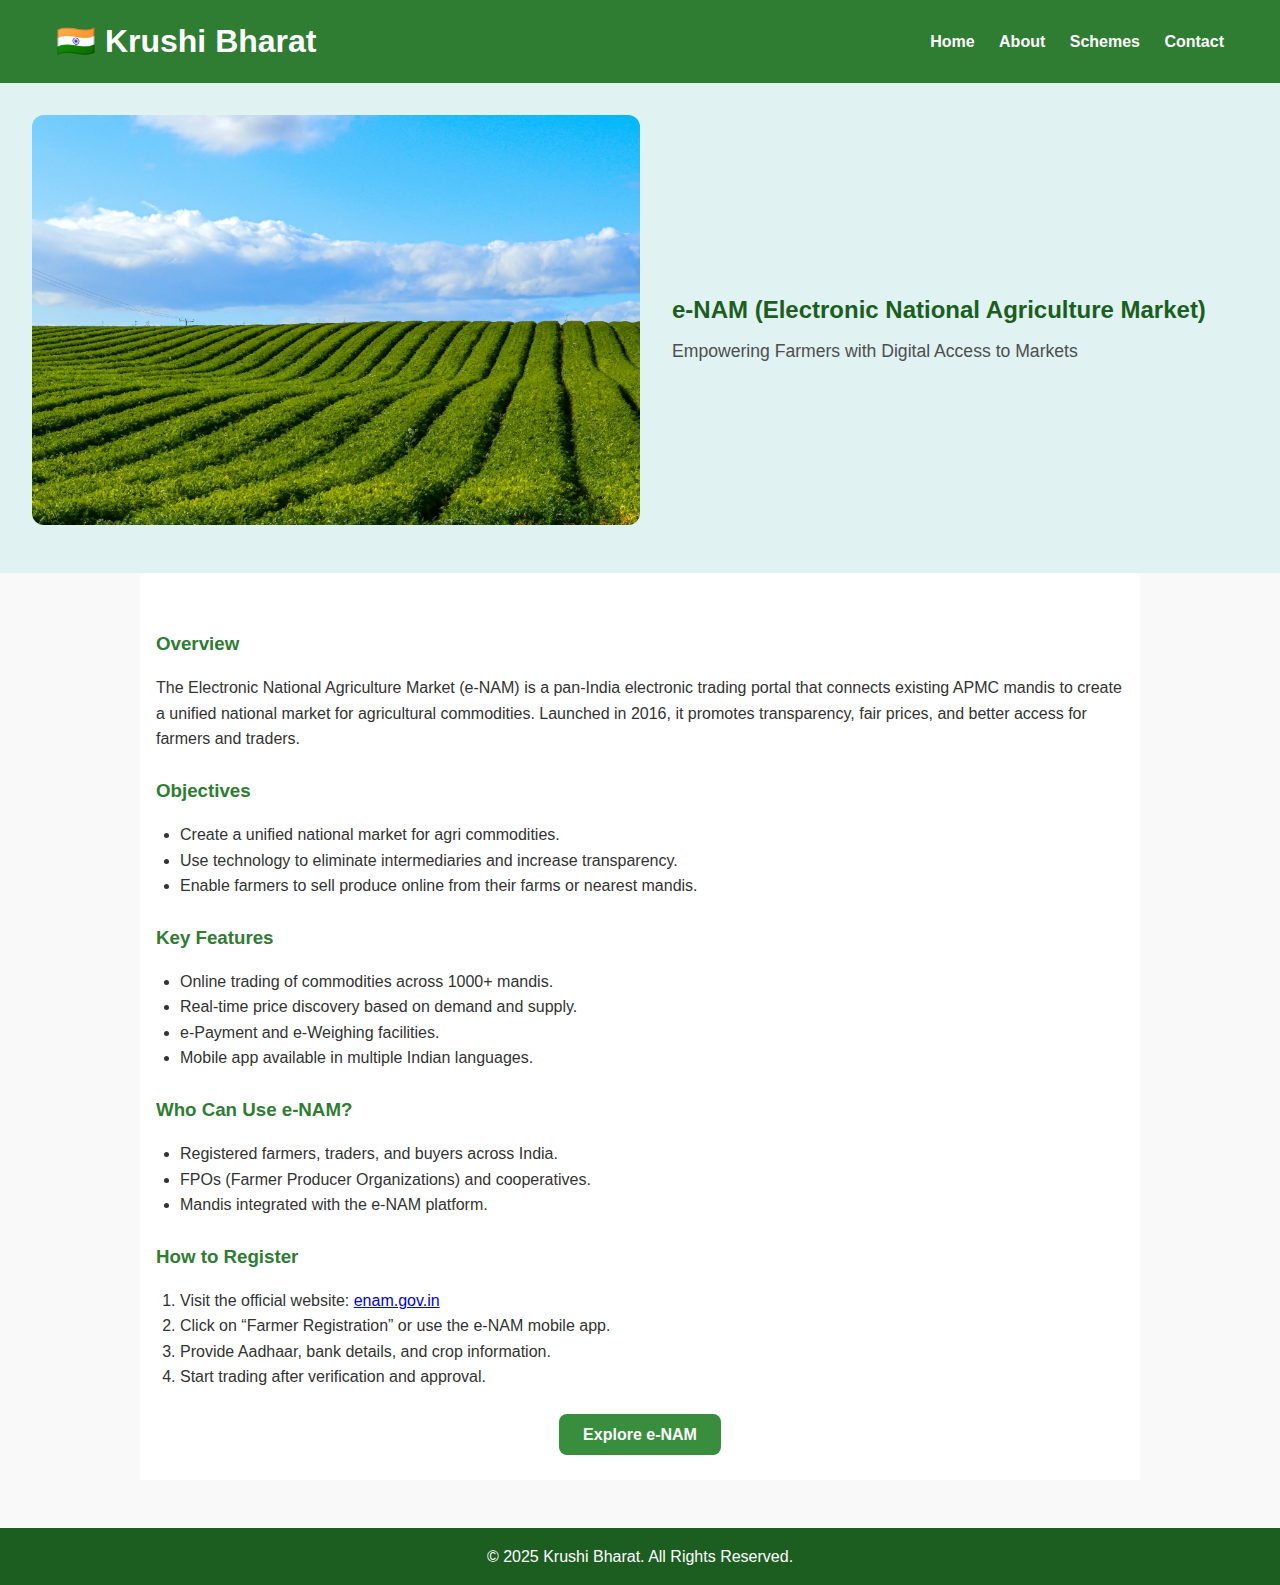
<file: e-nam.html>
<!DOCTYPE html>
<html lang="en">
<head>
  <meta charset="UTF-8" />
  <meta name="viewport" content="width=device-width, initial-scale=1.0"/>
  <title>e-NAM - Krushi Bharat</title>
  <link rel="stylesheet" href="css/pm_kisan.css" />
</head>
<body>
  <header class="navbar">
    <div class="container">
      <h1>🇮🇳 Krushi Bharat</h1>
      <nav>
        <a href="index.html">Home</a>
        <a href="index.html">About</a>
        <a href="index.html">Schemes</a>
        <a href="index.html">Contact</a>
      </nav>
    </div>
  </header>

  <main class="main-section">
    <section class="hero">
      <img src="assets/images/8.jpg" alt="e-NAM Platform" />
      <div class="hero-text">
        <h2>e-NAM (Electronic National Agriculture Market)</h2>
        <p>Empowering Farmers with Digital Access to Markets</p>
      </div>
    </section>

    <section class="content container">
      <h3>Overview</h3>
      <p>The Electronic National Agriculture Market (e-NAM) is a pan-India electronic trading portal that connects existing APMC mandis to create a unified national market for agricultural commodities. Launched in 2016, it promotes transparency, fair prices, and better access for farmers and traders.</p>

      <h3>Objectives</h3>
      <ul>
        <li>Create a unified national market for agri commodities.</li>
        <li>Use technology to eliminate intermediaries and increase transparency.</li>
        <li>Enable farmers to sell produce online from their farms or nearest mandis.</li>
      </ul>

      <h3>Key Features</h3>
      <ul>
        <li>Online trading of commodities across 1000+ mandis.</li>
        <li>Real-time price discovery based on demand and supply.</li>
        <li>e-Payment and e-Weighing facilities.</li>
        <li>Mobile app available in multiple Indian languages.</li>
      </ul>

      <h3>Who Can Use e-NAM?</h3>
      <ul>
        <li>Registered farmers, traders, and buyers across India.</li>
        <li>FPOs (Farmer Producer Organizations) and cooperatives.</li>
        <li>Mandis integrated with the e-NAM platform.</li>
      </ul>

      <h3>How to Register</h3>
      <ol>
        <li>Visit the official website: <a href="https://enam.gov.in/" target="_blank">enam.gov.in</a></li>
        <li>Click on “Farmer Registration” or use the e-NAM mobile app.</li>
        <li>Provide Aadhaar, bank details, and crop information.</li>
        <li>Start trading after verification and approval.</li>
      </ol>

      <div class="btn-center">
        <a class="btn" href="https://enam.gov.in/" target="_blank">Explore e-NAM</a>
      </div>
    </section>
  </main>

  <footer class="footer">
    <p>© 2025 Krushi Bharat. All Rights Reserved.</p>
  </footer>
</body>
</html>
</file>
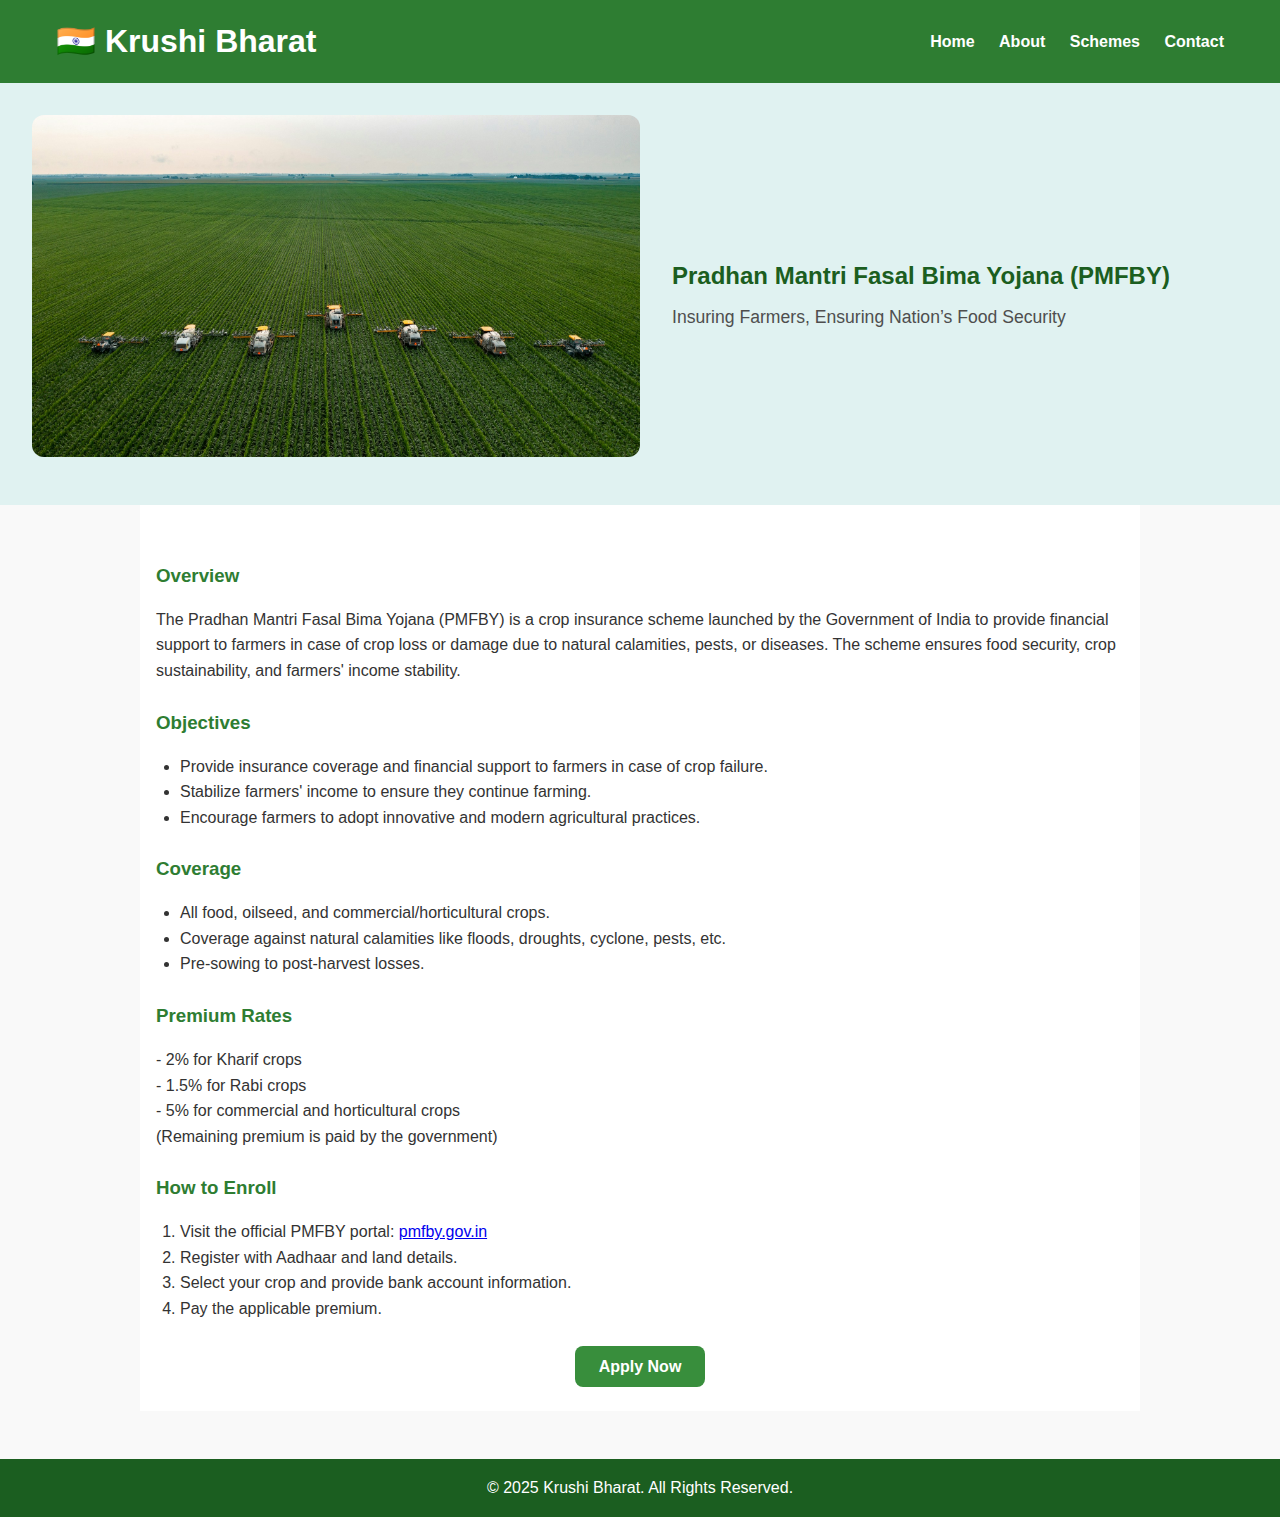
<file: fasal-bima.html>
<!DOCTYPE html>
<html lang="en">
<head>
  <meta charset="UTF-8" />
  <meta name="viewport" content="width=device-width, initial-scale=1.0"/>
  <title>Pradhan Mantri Fasal Bima Yojana - Krushi Bharat</title>
  <link rel="stylesheet" href="css/pm_kisan.css" />
</head>
<body>
  <header class="navbar">
    <div class="container">
      <h1>🇮🇳 Krushi Bharat</h1>
      <nav>
        <a href="index.html">Home</a>
        <a href="index.html">About</a>
        <a href="index.html">Schemes</a>
        <a href="index.html">Contact</a>
      </nav>
    </div>
  </header>

  <main class="main-section">
    <section class="hero">
      <img src="assets/images/4.jpg" alt="Fasal Bima Yojana" />
      <div class="hero-text">
        <h2>Pradhan Mantri Fasal Bima Yojana (PMFBY)</h2>
        <p>Insuring Farmers, Ensuring Nation’s Food Security</p>
      </div>
    </section>

    <section class="content container">
      <h3>Overview</h3>
      <p>The Pradhan Mantri Fasal Bima Yojana (PMFBY) is a crop insurance scheme launched by the Government of India to provide financial support to farmers in case of crop loss or damage due to natural calamities, pests, or diseases. The scheme ensures food security, crop sustainability, and farmers' income stability.</p>

      <h3>Objectives</h3>
      <ul>
        <li>Provide insurance coverage and financial support to farmers in case of crop failure.</li>
        <li>Stabilize farmers' income to ensure they continue farming.</li>
        <li>Encourage farmers to adopt innovative and modern agricultural practices.</li>
      </ul>

      <h3>Coverage</h3>
      <ul>
        <li>All food, oilseed, and commercial/horticultural crops.</li>
        <li>Coverage against natural calamities like floods, droughts, cyclone, pests, etc.</li>
        <li>Pre-sowing to post-harvest losses.</li>
      </ul>

      <h3>Premium Rates</h3>
      <p>
        - 2% for Kharif crops<br>
        - 1.5% for Rabi crops<br>
        - 5% for commercial and horticultural crops<br>
        (Remaining premium is paid by the government)
      </p>

      <h3>How to Enroll</h3>
      <ol>
        <li>Visit the official PMFBY portal: <a href="https://pmfby.gov.in/" target="_blank">pmfby.gov.in</a></li>
        <li>Register with Aadhaar and land details.</li>
        <li>Select your crop and provide bank account information.</li>
        <li>Pay the applicable premium.</li>
      </ol>

      <div class="btn-center">
        <a class="btn" href="https://pmfby.gov.in/" target="_blank">Apply Now</a>
      </div>
    </section>
  </main>

  <footer class="footer">
    <p>© 2025 Krushi Bharat. All Rights Reserved.</p>
  </footer>
</body>
</html>
</file>
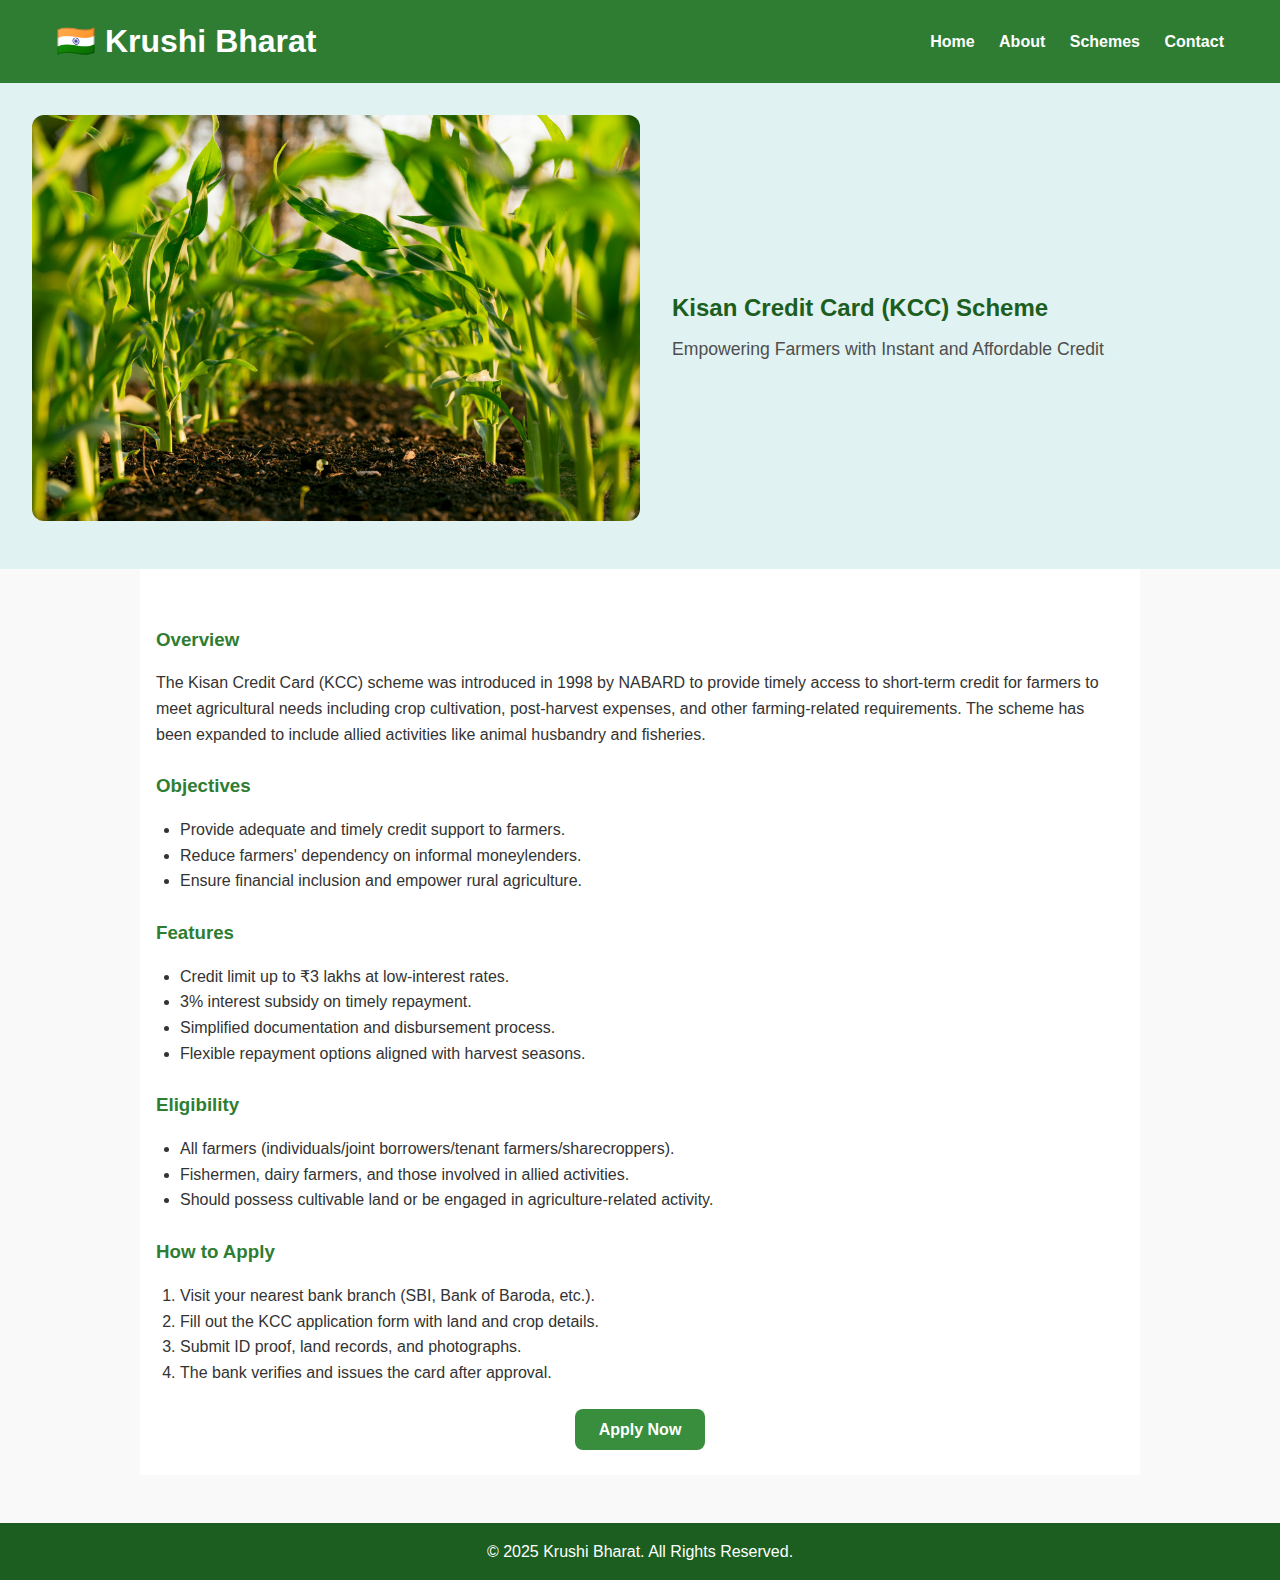
<file: kcc.html>
<!DOCTYPE html>
<html lang="en">
<head>
  <meta charset="UTF-8" />
  <meta name="viewport" content="width=device-width, initial-scale=1.0"/>
  <title>Kisan Credit Card (KCC) - Krushi Bharat</title>
  <link rel="stylesheet" href="css/pm_kisan.css" />
</head>
<body>
  <header class="navbar">
    <div class="container">
      <h1>🇮🇳 Krushi Bharat</h1>
      <nav>
        <a href="index.html">Home</a>
        <a href="index.html">About</a>
        <a href="index.html">Schemes</a>
        <a href="index.html">Contact</a>
      </nav>
    </div>
  </header>

  <main class="main-section">
    <section class="hero">
      <img src="assets/images/2.jpg" alt="Kisan Credit Card" />
      <div class="hero-text">
        <h2>Kisan Credit Card (KCC) Scheme</h2>
        <p>Empowering Farmers with Instant and Affordable Credit</p>
      </div>
    </section>

    <section class="content container">
      <h3>Overview</h3>
      <p>The Kisan Credit Card (KCC) scheme was introduced in 1998 by NABARD to provide timely access to short-term credit for farmers to meet agricultural needs including crop cultivation, post-harvest expenses, and other farming-related requirements. The scheme has been expanded to include allied activities like animal husbandry and fisheries.</p>

      <h3>Objectives</h3>
      <ul>
        <li>Provide adequate and timely credit support to farmers.</li>
        <li>Reduce farmers' dependency on informal moneylenders.</li>
        <li>Ensure financial inclusion and empower rural agriculture.</li>
      </ul>

      <h3>Features</h3>
      <ul>
        <li>Credit limit up to ₹3 lakhs at low-interest rates.</li>
        <li>3% interest subsidy on timely repayment.</li>
        <li>Simplified documentation and disbursement process.</li>
        <li>Flexible repayment options aligned with harvest seasons.</li>
      </ul>

      <h3>Eligibility</h3>
      <ul>
        <li>All farmers (individuals/joint borrowers/tenant farmers/sharecroppers).</li>
        <li>Fishermen, dairy farmers, and those involved in allied activities.</li>
        <li>Should possess cultivable land or be engaged in agriculture-related activity.</li>
      </ul>

      <h3>How to Apply</h3>
      <ol>
        <li>Visit your nearest bank branch (SBI, Bank of Baroda, etc.).</li>
        <li>Fill out the KCC application form with land and crop details.</li>
        <li>Submit ID proof, land records, and photographs.</li>
        <li>The bank verifies and issues the card after approval.</li>
      </ol>

      <div class="btn-center">
        <a class="btn" href="https://pmkisan.gov.in/Documents/KCC.pdf" target="_blank">Apply Now</a>
      </div>
    </section>
  </main>

  <footer class="footer">
    <p>© 2025 Krushi Bharat. All Rights Reserved.</p>
  </footer>
</body>
</html>
</file>
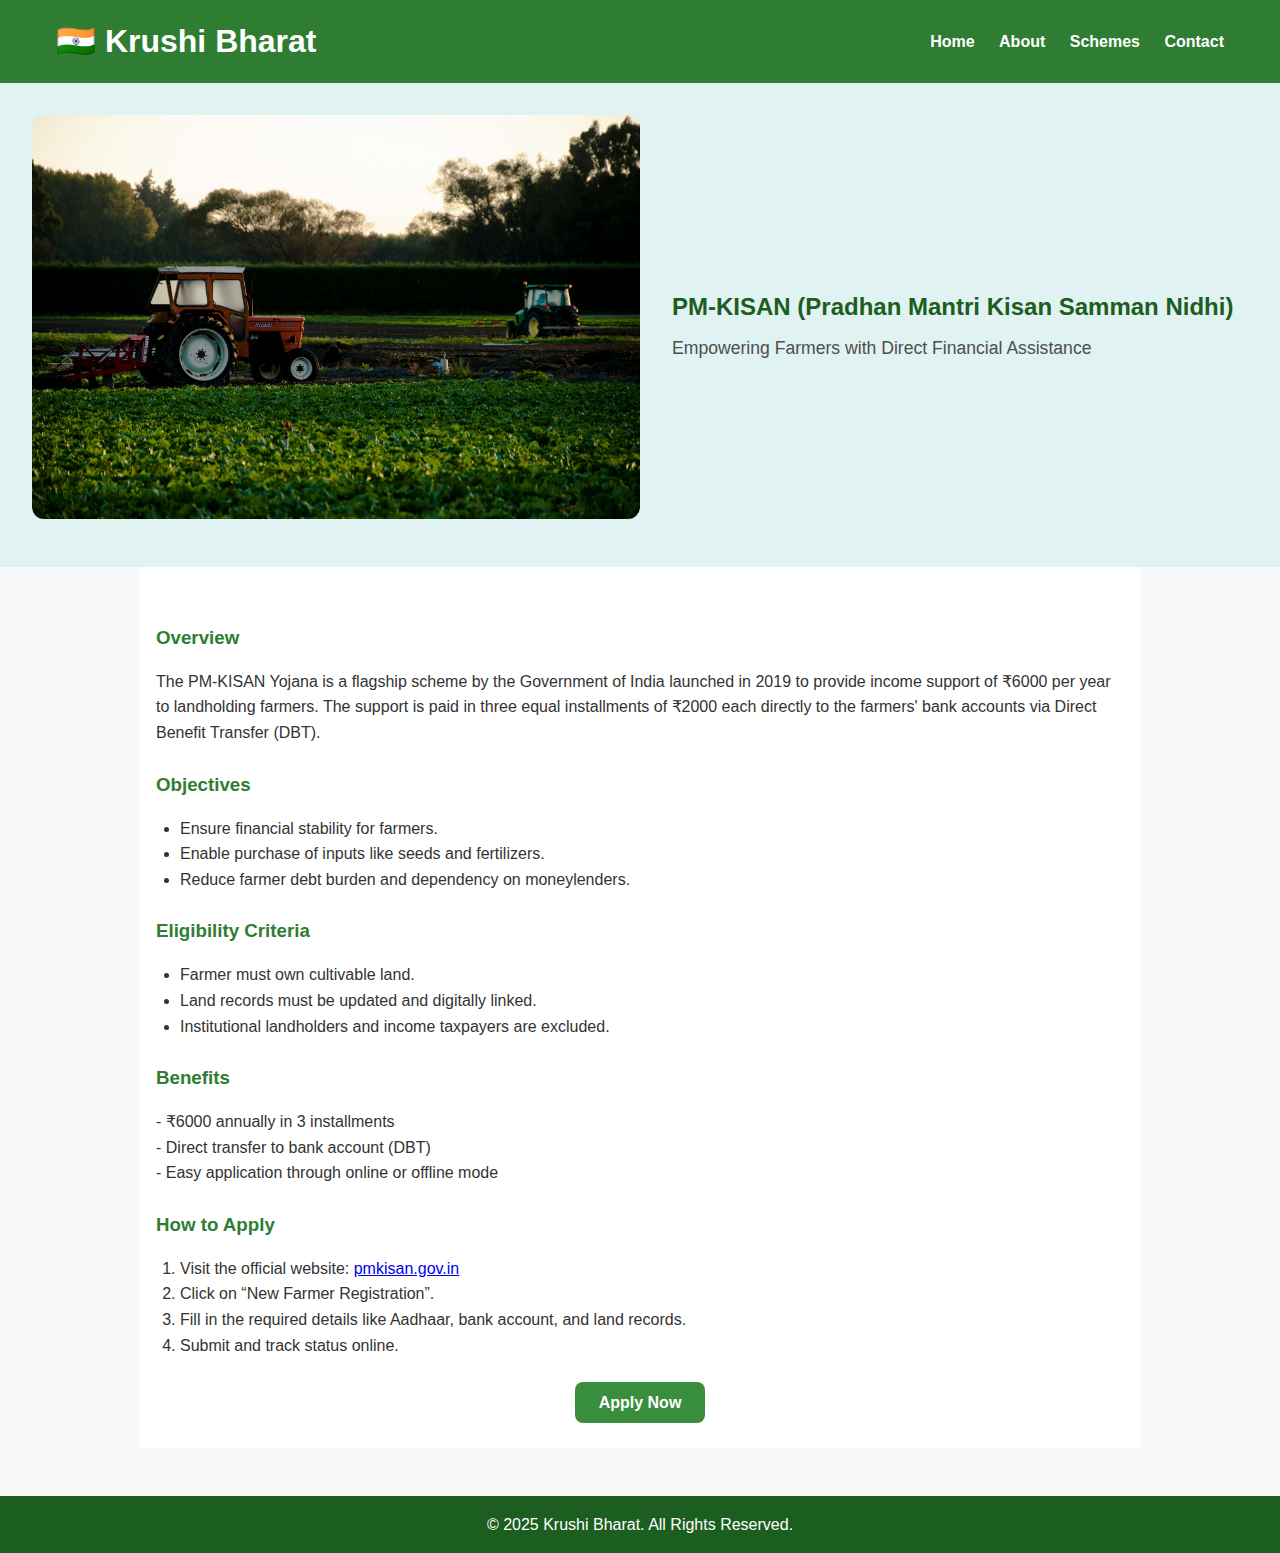
<file: pm_kisan.html>
<!-- pm-kisan.html -->
<!DOCTYPE html>
<html lang="en">
<head>
  <meta charset="UTF-8" />
  <meta name="viewport" content="width=device-width, initial-scale=1.0"/>
  <title>PM-KISAN - Krushi Bharat</title>
  <link rel="stylesheet" href="css/pm_kisan.css" />
</head>
<body>
  <header class="navbar">
    <div class="container">
      <h1>🇮🇳 Krushi Bharat</h1>
      <nav>
        <a href="index.html">Home</a>
        <a href="index.html">About</a>
        <a href="index.html">Schemes</a>
        <a href="index.html">Contact</a>
      </nav>
    </div>
  </header>

  <main class="main-section">
    <section class="hero">
      <img src="assets/images/5.jpg" alt="PM-KISAN" />
      <div class="hero-text">
        <h2>PM-KISAN (Pradhan Mantri Kisan Samman Nidhi)</h2>
        <p>Empowering Farmers with Direct Financial Assistance</p>
      </div>
    </section>

    <section class="content container">
      <h3>Overview</h3>
      <p>The PM-KISAN Yojana is a flagship scheme by the Government of India launched in 2019 to provide income support of ₹6000 per year to landholding farmers. The support is paid in three equal installments of ₹2000 each directly to the farmers' bank accounts via Direct Benefit Transfer (DBT).</p>

      <h3>Objectives</h3>
      <ul>
        <li>Ensure financial stability for farmers.</li>
        <li>Enable purchase of inputs like seeds and fertilizers.</li>
        <li>Reduce farmer debt burden and dependency on moneylenders.</li>
      </ul>

      <h3>Eligibility Criteria</h3>
      <ul>
        <li>Farmer must own cultivable land.</li>
        <li>Land records must be updated and digitally linked.</li>
        <li>Institutional landholders and income taxpayers are excluded.</li>
      </ul>

      <h3>Benefits</h3>
      <p>
        - ₹6000 annually in 3 installments<br>
        - Direct transfer to bank account (DBT)<br>
        - Easy application through online or offline mode
      </p>

      <h3>How to Apply</h3>
      <ol>
        <li>Visit the official website: <a href="https://pmkisan.gov.in/" target="_blank">pmkisan.gov.in</a></li>
        <li>Click on “New Farmer Registration”.</li>
        <li>Fill in the required details like Aadhaar, bank account, and land records.</li>
        <li>Submit and track status online.</li>
      </ol>

      <div class="btn-center">
        <a class="btn" href="https://pmkisan.gov.in/" target="_blank">Apply Now</a>
      </div>
    </section>
  </main>

  <footer class="footer">
    <p>© 2025 Krushi Bharat. All Rights Reserved.</p>
  </footer>
</body>
</html>
</file>
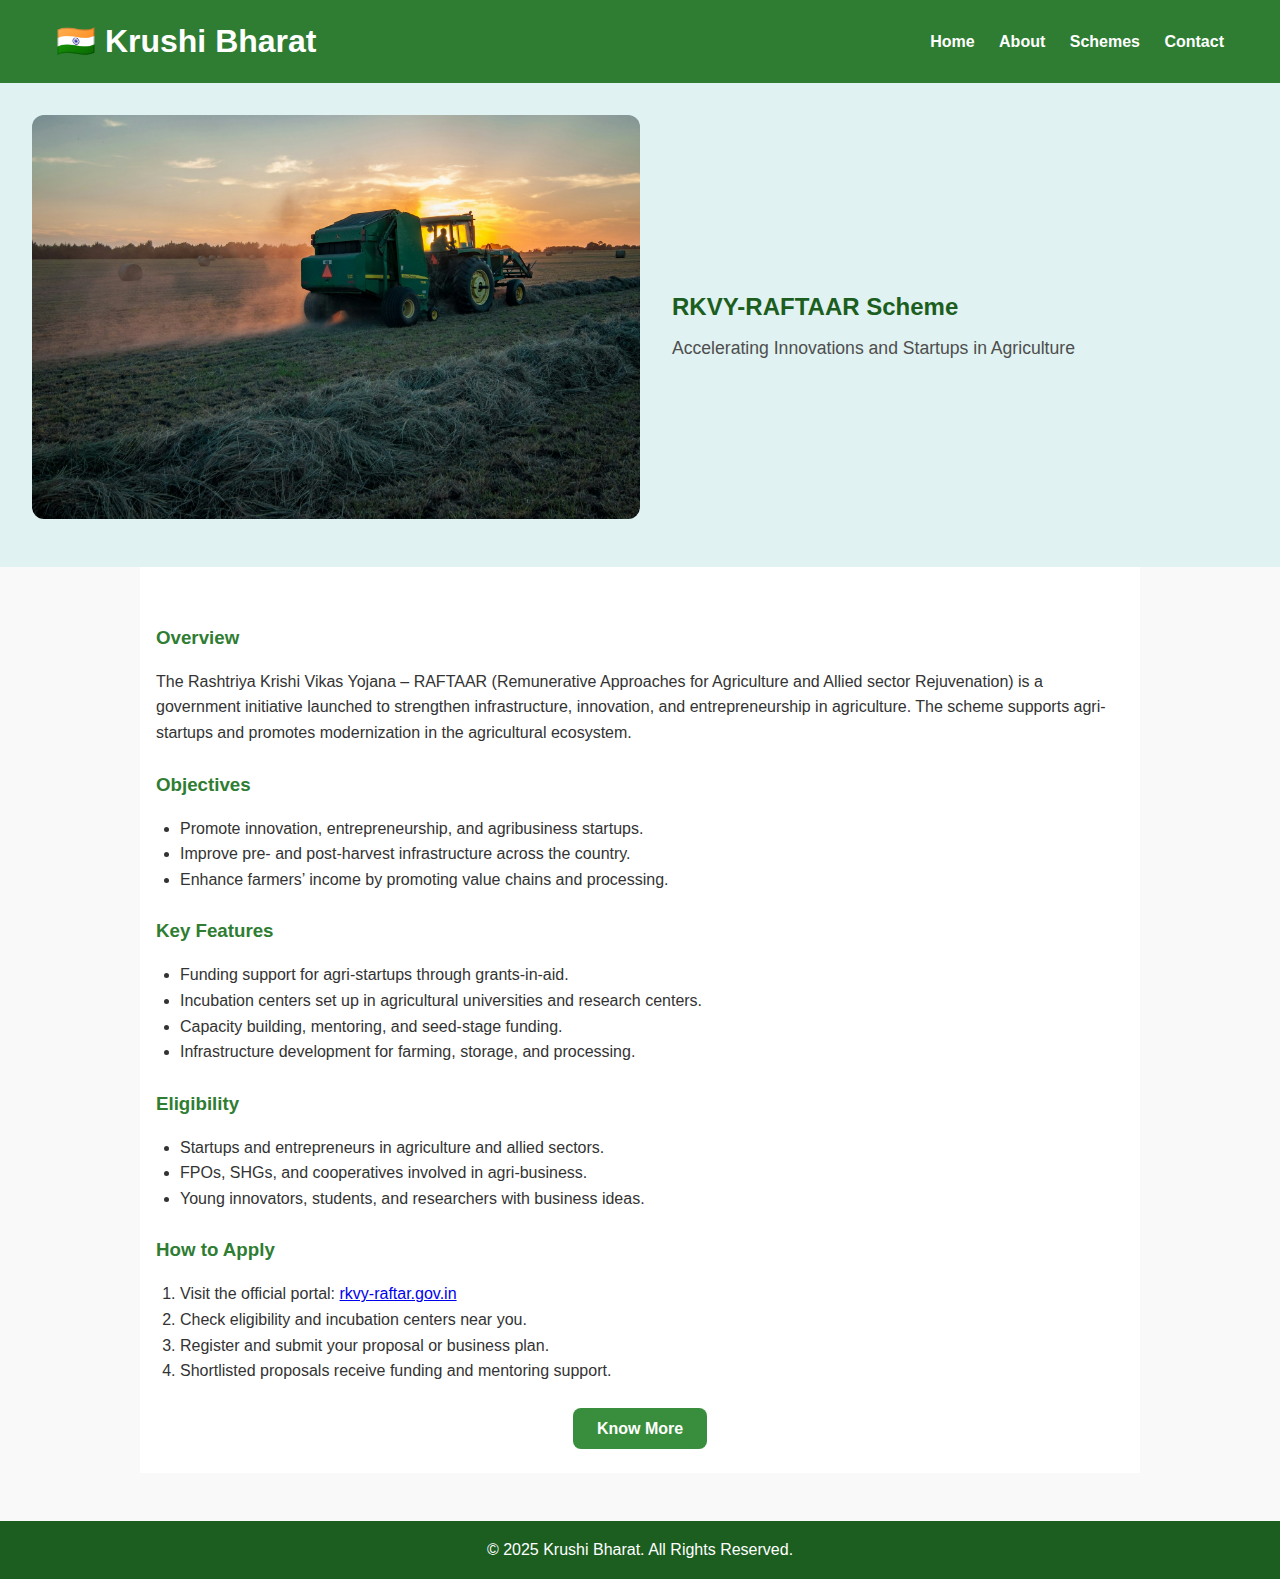
<file: rkvy-raftaar.html>
<!DOCTYPE html>
<html lang="en">
<head>
  <meta charset="UTF-8" />
  <meta name="viewport" content="width=device-width, initial-scale=1.0"/>
  <title>RKVY-RAFTAAR - Krushi Bharat</title>
  <link rel="stylesheet" href="css/pm_kisan.css" />
</head>
<body>
  <header class="navbar">
    <div class="container">
      <h1>🇮🇳 Krushi Bharat</h1>
      <nav>
        <a href="index.html">Home</a>
        <a href="index.html">About</a>
        <a href="index.html">Schemes</a>
        <a href="index.html">Contact</a>
      </nav>
    </div>
  </header>

  <main class="main-section">
    <section class="hero">
      <img src="assets/images/9.jpg" alt="RKVY-RAFTAAR Scheme" />
      <div class="hero-text">
        <h2>RKVY-RAFTAAR Scheme</h2>
        <p>Accelerating Innovations and Startups in Agriculture</p>
      </div>
    </section>

    <section class="content container">
      <h3>Overview</h3>
      <p>The Rashtriya Krishi Vikas Yojana – RAFTAAR (Remunerative Approaches for Agriculture and Allied sector Rejuvenation) is a government initiative launched to strengthen infrastructure, innovation, and entrepreneurship in agriculture. The scheme supports agri-startups and promotes modernization in the agricultural ecosystem.</p>

      <h3>Objectives</h3>
      <ul>
        <li>Promote innovation, entrepreneurship, and agribusiness startups.</li>
        <li>Improve pre- and post-harvest infrastructure across the country.</li>
        <li>Enhance farmers’ income by promoting value chains and processing.</li>
      </ul>

      <h3>Key Features</h3>
      <ul>
        <li>Funding support for agri-startups through grants-in-aid.</li>
        <li>Incubation centers set up in agricultural universities and research centers.</li>
        <li>Capacity building, mentoring, and seed-stage funding.</li>
        <li>Infrastructure development for farming, storage, and processing.</li>
      </ul>

      <h3>Eligibility</h3>
      <ul>
        <li>Startups and entrepreneurs in agriculture and allied sectors.</li>
        <li>FPOs, SHGs, and cooperatives involved in agri-business.</li>
        <li>Young innovators, students, and researchers with business ideas.</li>
      </ul>

      <h3>How to Apply</h3>
      <ol>
        <li>Visit the official portal: <a href="https://rkvy-raftar.gov.in/" target="_blank">rkvy-raftar.gov.in</a></li>
        <li>Check eligibility and incubation centers near you.</li>
        <li>Register and submit your proposal or business plan.</li>
        <li>Shortlisted proposals receive funding and mentoring support.</li>
      </ol>

      <div class="btn-center">
        <a class="btn" href="https://rkvy-raftar.gov.in/" target="_blank">Know More</a>
      </div>
    </section>
  </main>

  <footer class="footer">
    <p>© 2025 Krushi Bharat. All Rights Reserved.</p>
  </footer>
</body>
</html>
</file>
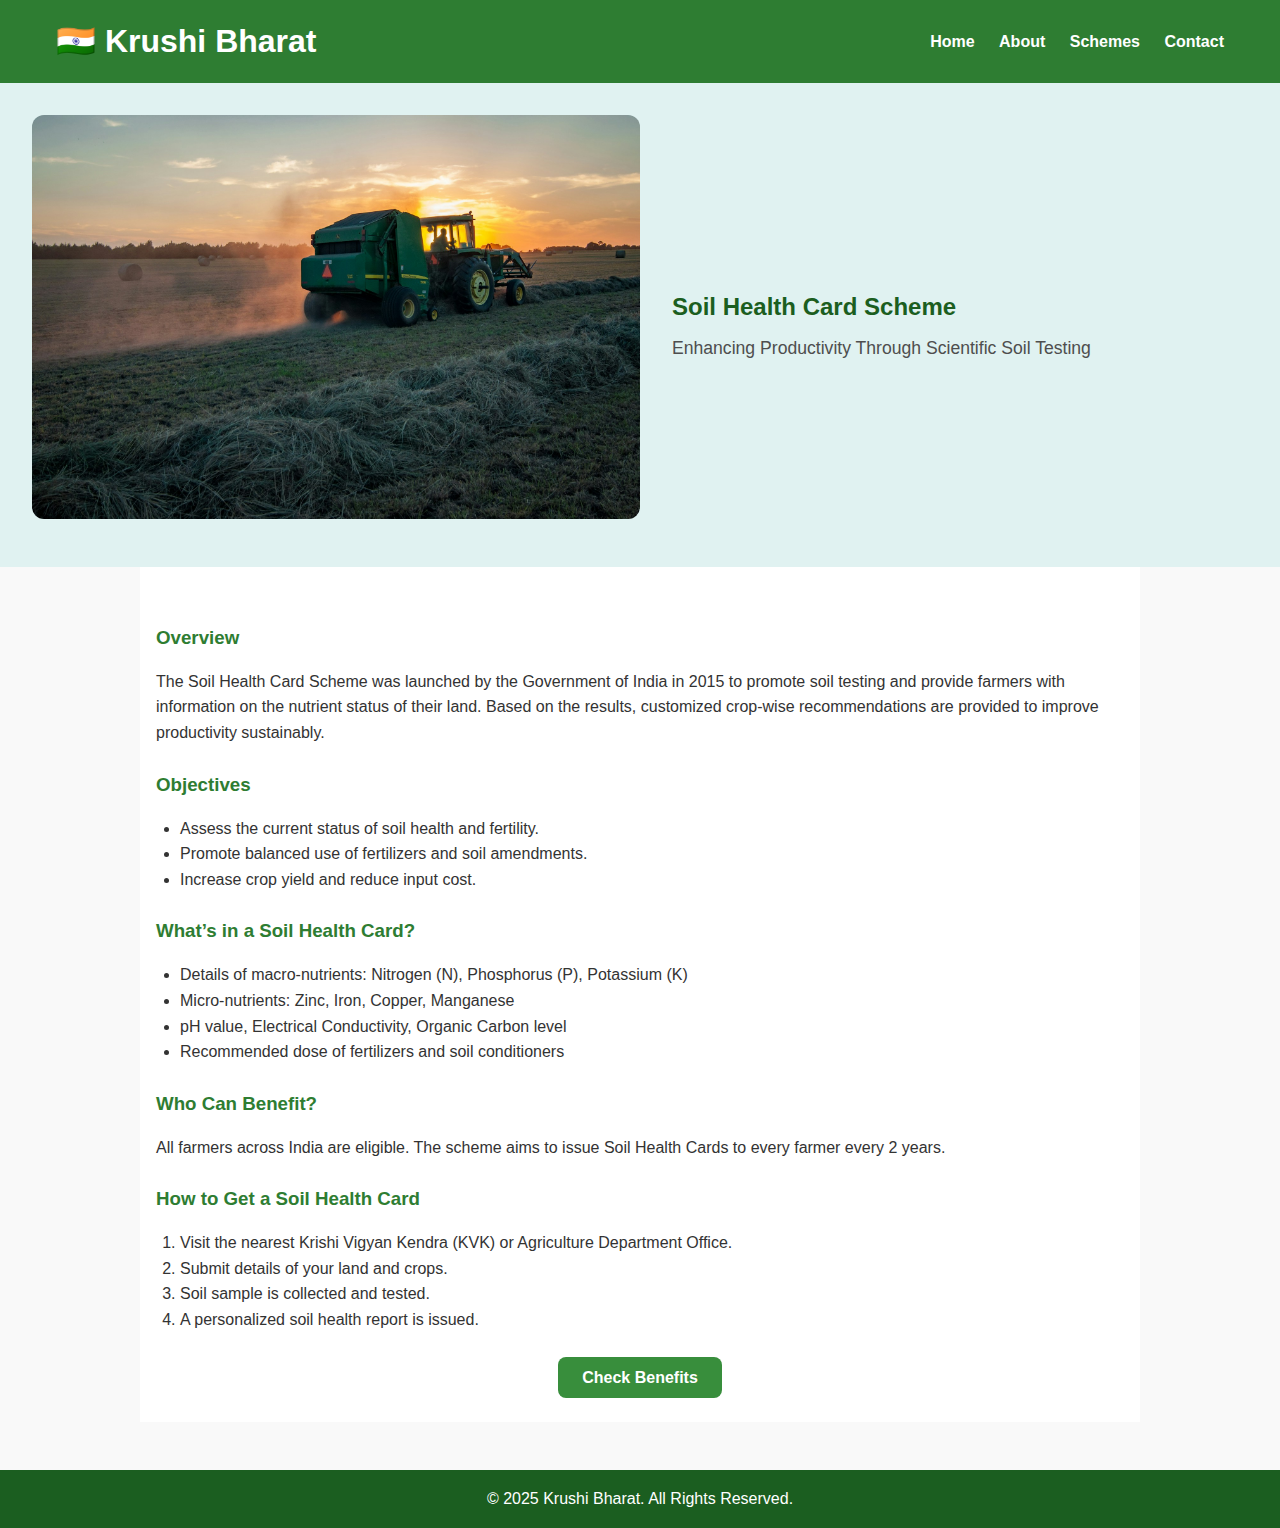
<file: soil-health-card.html>
<!DOCTYPE html>
<html lang="en">
<head>
  <meta charset="UTF-8" />
  <meta name="viewport" content="width=device-width, initial-scale=1.0"/>
  <title>Soil Health Card Scheme - Krushi Bharat</title>
  <link rel="stylesheet" href="css/pm_kisan.css" />
</head>
<body>
  <header class="navbar">
    <div class="container">
      <h1>🇮🇳 Krushi Bharat</h1>
      <nav>
        <a href="index.html">Home</a>
        <a href="index.html">About</a>
        <a href="index.html">Schemes</a>
        <a href="index.html">Contact</a>
      </nav>
    </div>
  </header>

  <main class="main-section">
    <section class="hero">
      <img src="assets/images/9.jpg" alt="Soil Health Card" />
      <div class="hero-text">
        <h2>Soil Health Card Scheme</h2>
        <p>Enhancing Productivity Through Scientific Soil Testing</p>
      </div>
    </section>

    <section class="content container">
      <h3>Overview</h3>
      <p>The Soil Health Card Scheme was launched by the Government of India in 2015 to promote soil testing and provide farmers with information on the nutrient status of their land. Based on the results, customized crop-wise recommendations are provided to improve productivity sustainably.</p>

      <h3>Objectives</h3>
      <ul>
        <li>Assess the current status of soil health and fertility.</li>
        <li>Promote balanced use of fertilizers and soil amendments.</li>
        <li>Increase crop yield and reduce input cost.</li>
      </ul>

      <h3>What’s in a Soil Health Card?</h3>
      <ul>
        <li>Details of macro-nutrients: Nitrogen (N), Phosphorus (P), Potassium (K)</li>
        <li>Micro-nutrients: Zinc, Iron, Copper, Manganese</li>
        <li>pH value, Electrical Conductivity, Organic Carbon level</li>
        <li>Recommended dose of fertilizers and soil conditioners</li>
      </ul>

      <h3>Who Can Benefit?</h3>
      <p>All farmers across India are eligible. The scheme aims to issue Soil Health Cards to every farmer every 2 years.</p>

      <h3>How to Get a Soil Health Card</h3>
      <ol>
        <li>Visit the nearest Krishi Vigyan Kendra (KVK) or Agriculture Department Office.</li>
        <li>Submit details of your land and crops.</li>
        <li>Soil sample is collected and tested.</li>
        <li>A personalized soil health report is issued.</li>
      </ol>

      <div class="btn-center">
        <a class="btn" href="https://soilhealth.dac.gov.in/" target="_blank">Check Benefits</a>
      </div>
    </section>
  </main>

  <footer class="footer">
    <p>© 2025 Krushi Bharat. All Rights Reserved.</p>
  </footer>
</body>
</html>
</file>
<file: css/pm_kisan.css>
/* style.css */

* {
  margin: 0;
  padding: 0;
  box-sizing: border-box;
}

body {
  font-family: 'Segoe UI', sans-serif;
  line-height: 1.6;
  color: #333;
  background-color: #f9f9f9;
}

/* Navbar */


.navbar {
  background-color: #2e7d32;
  color: white;
  padding: 1rem 0;
}

.navbar .container {
  display: flex;
  justify-content: space-between;
  align-items: center;
  max-width: 1200px;
  margin: auto;
  padding: 0 1rem;
  background-color: #2e7d32;
}

.navbar nav a {
  color: white;
  margin-left: 20px;
  text-decoration: none;
  font-weight: bold;
}

.navbar nav a:hover {
  text-decoration: underline;
}

/* Hero Section */
.hero {
  display: flex;
  flex-direction: column;
  align-items: center;
  text-align: center;
  background: #e0f2f1;
  padding: 2rem;
}

.hero img {
  max-width: 100%;
  height: auto;
  border-radius: 12px;
  margin-bottom: 1rem;
}

.hero-text h2 {
  color: #1b5e20;
  margin-bottom: 0.5rem;
}

.hero-text p {
  font-size: 1.1rem;
  color: #4e4e4e;
}

/* Content */
.container {
  max-width: 1000px;
  margin: auto;
  padding: 2rem 1rem;
  background: white;
}

.content h3 {
  margin-top: 1.5rem;
  color: #2e7d32;
}

.content p,
.content ul,
.content ol {
  margin: 1rem 0;
}

ul, ol {
  padding-left: 1.5rem;
}

.btn-center {
  text-align: center;
  margin-top: 2rem;
}

.btn {
  background-color: #388e3c;
  color: white;
  padding: 0.75rem 1.5rem;
  text-decoration: none;
  border-radius: 8px;
  font-weight: bold;
}

.btn:hover {
  background-color: #2e7d32;
}

/* Footer */
.footer {
  text-align: center;
  padding: 1rem;
  background-color: #1b5e20;
  color: white;
  margin-top: 3rem;
}

/* Responsive Design */
@media (min-width: 768px) {
  .hero {
    flex-direction: row;
    text-align: left;
    gap: 2rem;
  }

  .hero img {
    width: 50%;
  }

  .hero-text {
    width: 50%;
  }
}
</file>
